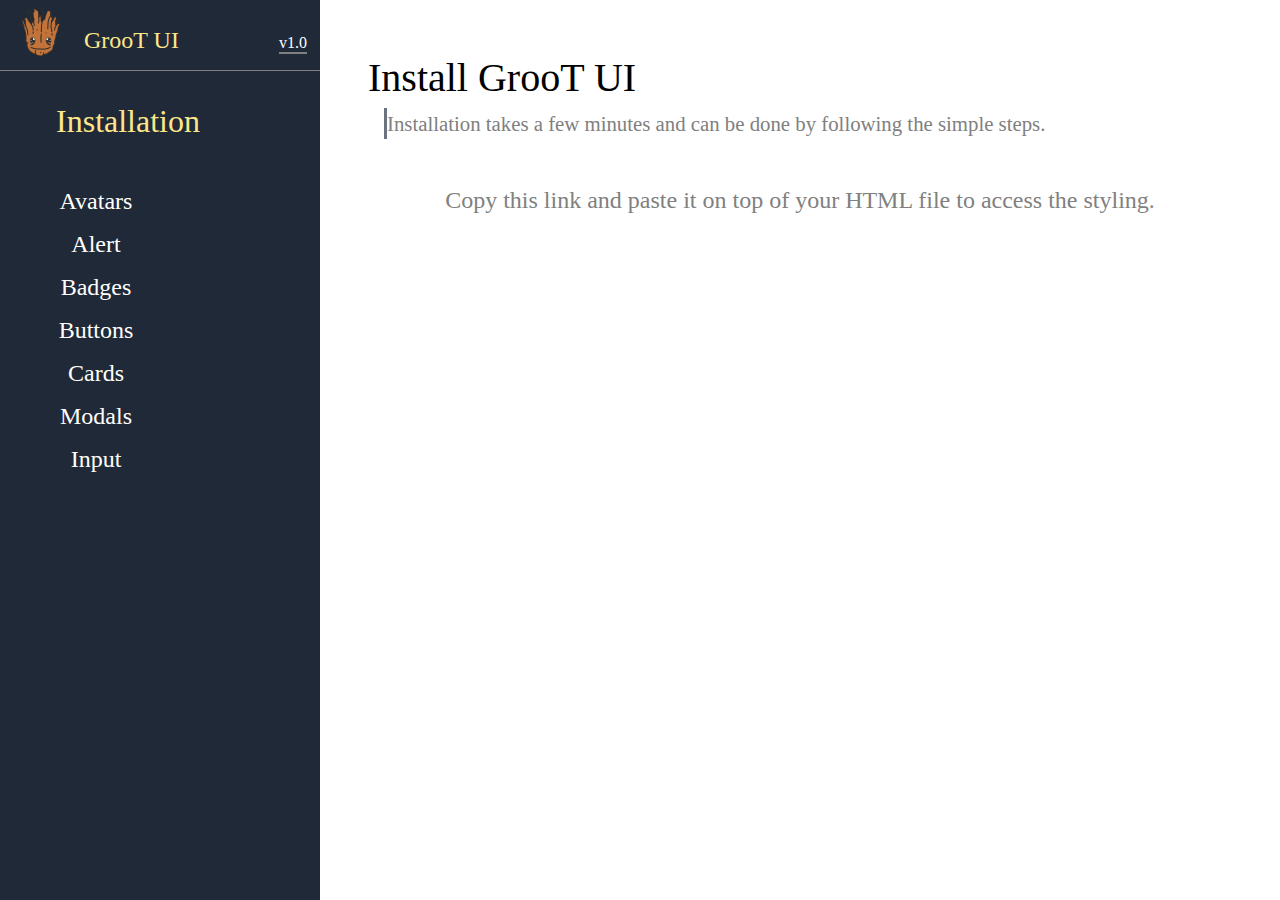
<file: installGroot.html/install.html>
<!DOCTYPE html>
<html lang="en">
<head>
    <meta charset="UTF-8">
    <meta http-equiv="X-UA-Compatible" content="IE=edge">
    <meta name="viewport" content="width=device-width, initial-scale=1.0">
    <link href="/installGroot.html/install.css" rel="stylesheet">
    <title>Install Groot</title>
</head>
<body>
    <div class="groot">
        <div class="groot-container first">
            <nav>
            <img src="/images/groot.png" style="width: 4rem;height: auto; margin: 0 0.5rem "/>
            <span style="display: inline-flex;"><a href="/" class="square">GrooT UI</a></span>
            <div class="version"> v1.0</div>
            </nav>
            <div class="item-container">
                <div class="install-ui"><a href="/installGroot.html/install.html" class="install-text"> Installation </a></div>
                        <a href="/Components/avatar/avatar.html" class="avatar-text ">Avatars</a>
                        <a href="/Components/alert/alert.html" class="avatar-text">Alert</a>
                        <a href="/Components/badges/badges.html" class="avatar-text">Badges</a>
                        <a href="/Components/buttons/button.html" class="avatar-text">Buttons</a>
                        <a href="/Components/card/card.html" class="avatar-text">Cards</a>
                        <a href="/Components/modal/modal.html" class="avatar-text">Modals</a>
                        <a href="/Components/input/input.html" class="avatar-text">Input</a>
                </div>
                </div>
            
        <div class="groot-container second">
            <div class="avatar-container">
                <span style="font-size: 2.5rem;">Install GrooT UI</span><br/>
                <span style=><p style="font-size: 1.3rem; color: grey;border-left: 3px solid #6B7280;margin-left: 1rem;">Installation takes a few minutes and can be done by following the simple steps.</p></span>
            </div>
            <div class="alert">
                <div class="alert-install-box">
                    <span ><p style="margin-bottom: 1rem; color: grey;">Copy this link and paste it on top of your HTML file to access the styling.</p></span>
                    <iframe
                    src="https://carbon.now.sh/embed?bg=rgba%28171%2C+184%2C+195%2C+1%29&t=seti&wt=sharp&l=auto&ds=true&dsyoff=20px&dsblur=68px&wc=true&wa=true&pv=0px&ph=0px&ln=false&fl=1&fm=Hack&fs=14px&lh=133%25&si=false&es=2x&wm=false&code=%253Clink%2520rel%253D%2522stylesheet%2522%2520href%253D%2522https%253A%252F%252Fui-groot.netlify.app%252FinstallGroot.html%252Finstall.css%2522%253E"
                    style="width: 500px; height: 120px; border:0; transform: scale(1); overflow:hidden;"
                    sandbox="allow-scripts allow-same-origin">
                    </iframe>
                </div>
            </div>
        </div>

    </div>
</body>
</html>
</file>
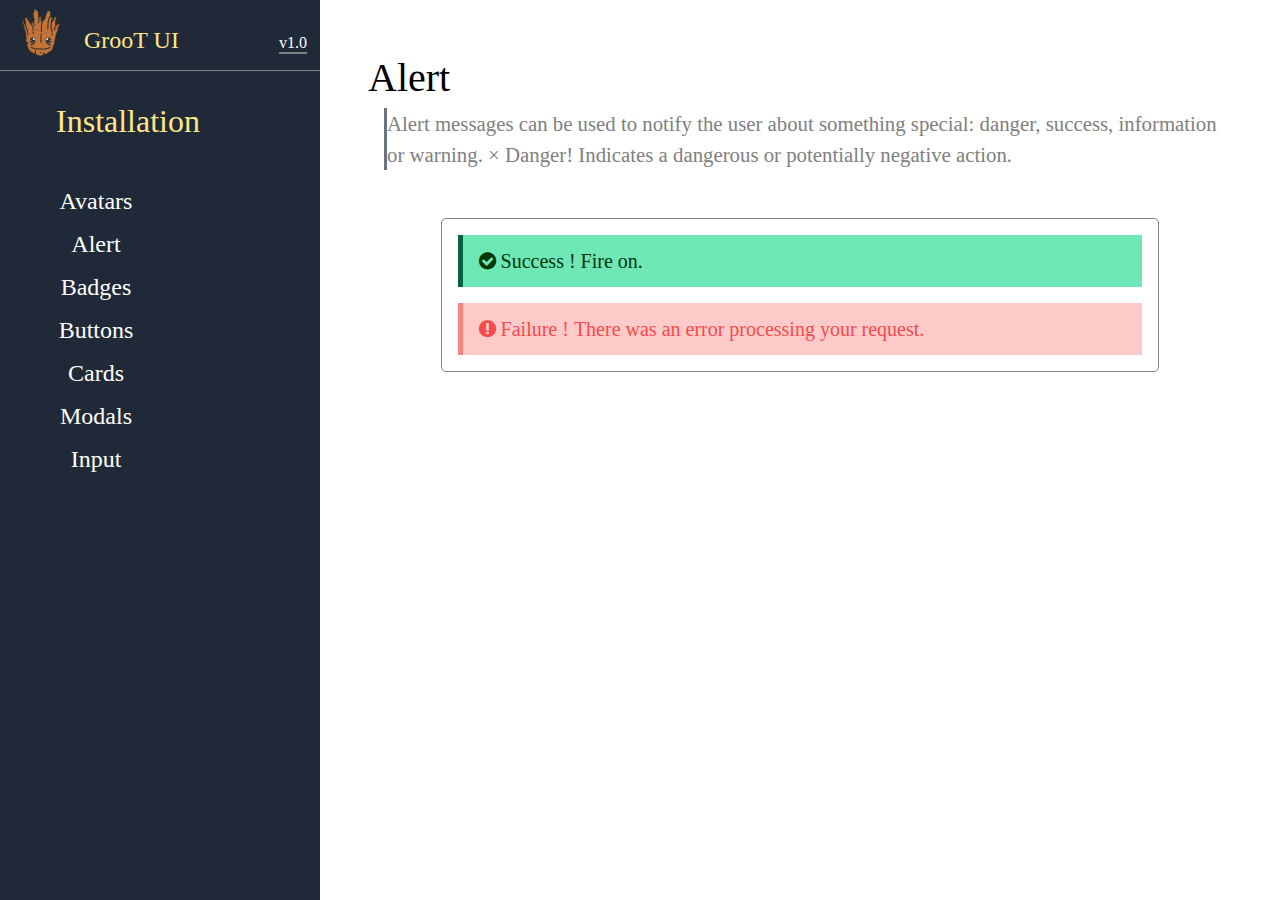
<file: Components/alert/alert.html>
<!DOCTYPE html>
<html lang="en">
<head>
    <meta charset="UTF-8">
    <meta http-equiv="X-UA-Compatible" content="IE=edge">
    <meta name="viewport" content="width=device-width, initial-scale=1.0">
    <link href="/installGroot.html/install.css" rel="stylesheet">
    <link rel="stylesheet" href="https://cdnjs.cloudflare.com/ajax/libs/font-awesome/4.7.0/css/font-awesome.min.css">
    <title>Alert</title>
</head>
<body>
    <div class="groot">
        <div class="groot-container first">
            <nav>
            <img src="/images/groot.png" style="width: 4rem;height: auto; margin: 0 0.5rem "/>
            <span style="display: inline-flex;"><a href="/" class="square">GrooT UI</a></span>
            <div class="version"> v1.0</div>
            </nav>
            <div class="item-container">
                <div class="install-ui"><a href="/installGroot.html/install.html" class="install-text"> Installation </a></div>
                        <a href="/Components/avatar/avatar.html" class="avatar-text ">Avatars</a>
                        <a href="/Components/alert/alert.html" class="avatar-text">Alert</a>
                        <a href="/Components/badges/badges.html" class="avatar-text">Badges</a>
                        <a href="/Components/buttons/button.html" class="avatar-text">Buttons</a>
                        <a href="/Components/card/card.html" class="avatar-text">Cards</a>
                        <a href="/Components/modal/modal.html" class="avatar-text">Modals</a>
                        <a href="/Components/input/input.html" class="avatar-text">Input</a>
                </div>
            </div>

        <div class=" groot-container second">
            <div class="avatar-container">
                <span style="font-size: 2.5rem;">Alert</span><br/>
                <span style=><p style="font-size: 1.3rem; color: grey;border-left: 3px solid #6B7280;margin-left: 1rem;">Alert messages can be used to notify the user about something special: danger, success, information or warning. × Danger! Indicates a dangerous or potentially negative action.</p></span>
            </div>
            <div class="alert">
                <div class="alert-box">
                    <div class="alert alert-success">
                    <i class="fa fa-check-circle"> Success ! Fire on. </i>
                    </div>
                    <div class="alert alert-failure">
                    <i class="fa fa-exclamation-circle"> Failure ! There was an error processing your request. </i>
                    </div>
                </div>
        </div>
        <div class="alert-code">
            <iframe
            src="https://carbon.now.sh/embed?bg=rgba%28171%2C+184%2C+195%2C+1%29&t=seti&wt=sharp&l=auto&ds=true&dsyoff=20px&dsblur=68px&wc=true&wa=true&pv=0px&ph=0px&ln=false&fl=1&fm=Hack&fs=14px&lh=133%25&si=false&es=2x&wm=false&code=%2509%2509%2509%2509%2520%2520%253Cdiv%2520class%253D%2522alert%2520alert-success%2522%253E%250A%2520%2520%2520%2520%2520%2520%2520%2520%2520%2520%2520%2520%2520%2520%2520%2520%2520%2520%2520%2520%253Ci%2520class%253D%2522fa%2520fa-check-circle%2522%253E%2520Success%2520%21%2520%250A%2509%2509%2509%2509%2509Fire%2520on.%253C%252Fi%253E%250A%2520%2520%2520%2520%2520%2520%2520%2520%2520%2520%2520%2520%2520%2520%2520%2520%2520%2520%253C%252Fdiv%253E%250A%2520%2520%2520%2520%2520%2520%2520%2520%2520%2520%2520%2520%2520%2520%2520%2520%2520%2520%250A%2509%2509%2509%2509%2520%2520%253Cdiv%2520class%253D%2522alert%2520alert-failure%2522%253E%250A%2520%2520%2520%2520%2520%2520%2520%2520%2520%2520%2520%2520%2520%2520%2520%2520%2520%2520%2520%2520%253Ci%2520class%253D%2522fa%2520fa-exclamation-circle%2522%253E%2520Failure%2520%21%2520%250A%2509%2509%2509%2509%2509There%2520was%2520an%2520error%2520processing%2520your%2520request.%253C%252Fi%253E%250A%2520%2520%2520%2520%2520%2520%2520%2520%2520%2520%2520%2520%2520%2520%2520%2509%2520%2520%253C%252Fdiv%253E"
            style="width: 603px; height: 235px; border:0; transform: scale(1); overflow:hidden;"
            sandbox="allow-scripts allow-same-origin">
            </iframe>
        </div>
    </div>
    </div>
</body>
</html>



<!-- comment -->
</file>
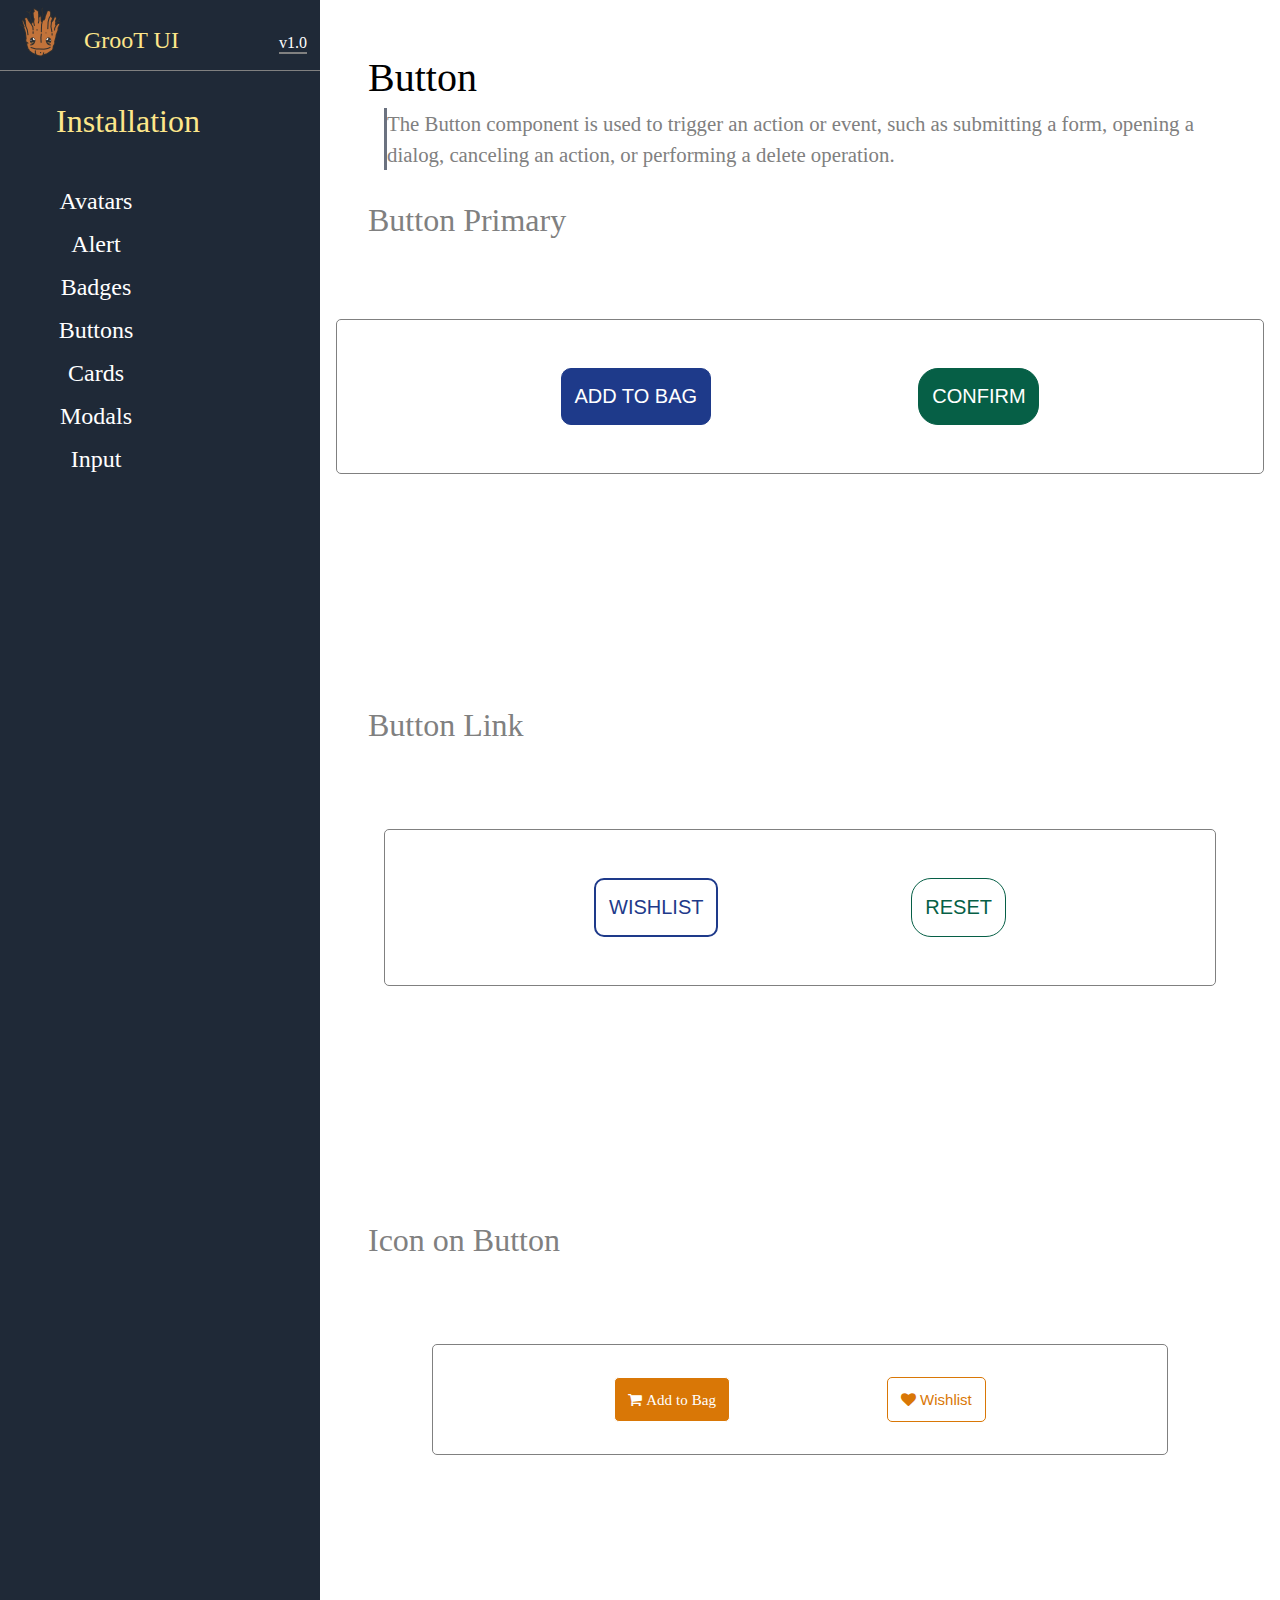
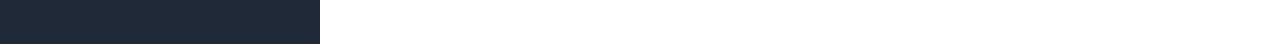
<file: Components/buttons/button.html>
<!DOCTYPE html>
<html lang="en">
<head>
    <meta charset="UTF-8">
    <meta http-equiv="X-UA-Compatible" content="IE=edge">
    <meta name="viewport" content="width=device-width, initial-scale=1.0">
    <link rel="stylesheet" href="/installGroot.html/install.css">
    <link rel="stylesheet" href="https://cdnjs.cloudflare.com/ajax/libs/font-awesome/4.7.0/css/font-awesome.min.css">
    <title>Buttons</title>
</head>
<body>
    <div class="groot">
        <div class="groot-container first">
            <nav>
            <img src="/images/groot.png" style="width: 4rem;height: auto; margin: 0 0.5rem "/>
            <span style="display: inline-flex;"><a href="/" class="square">GrooT UI</a></span>
            <div class="version"> v1.0</div>
            </nav>
            <div class="item-container">
                <div class="install-ui"><a href="/installGroot.html/install.html" class="install-text"> Installation </a></div>
                        <a href="/Components/avatar/avatar.html" class="avatar-text ">Avatars</a>
                        <a href="/Components/alert/alert.html" class="avatar-text">Alert</a>
                        <a href="/Components/badges/badges.html" class="avatar-text">Badges</a>
                        <a href="/Components/buttons/button.html" class="avatar-text">Buttons</a>
                        <a href="/Components/card/card.html" class="avatar-text">Cards</a>
                        <a href="/Components/modal/modal.html" class="avatar-text">Modals</a>
                        <a href="/Components/input/" class="avatar-text">Input</a>
                </div>
                </div>
        <div class="groot-container second">
            <div class="avatar-container">
                <span style="font-size: 2.5rem;">Button</span><br/>
                <span style=><p style="font-size: 1.3rem; color: grey;border-left: 3px solid #6B7280;margin-left: 1rem;">The Button component is used to trigger an action or event, such as submitting a form, opening a dialog, canceling an action, or performing a delete operation.</p></span>
            </div>
            
            <span style="font-size: 2rem; margin-left: 3rem; color: grey;">Button Primary</span><br/>
            <div class="avatar-box">
            <div class="badges">
                <button class="button-first button-first-color"> ADD TO BAG </button>
                <button class="button-third button-third-color"> CONFIRM </button>
            </div>
        </div>
        <div class="badges-code">
            <iframe
            src="https://carbon.now.sh/embed?bg=rgba%28171%2C+184%2C+195%2C+1%29&t=seti&wt=sharp&l=auto&ds=true&dsyoff=20px&dsblur=68px&wc=true&wa=true&pv=0px&ph=0px&ln=false&fl=1&fm=Hack&fs=14px&lh=133%25&si=false&es=2x&wm=false&code=%253Cbutton%2520class%253D%2522button-first%2520button-first-color%2522%253E%2520ADD%2520TO%2520BAG%2520%253C%252Fbutton%253E%250A%250A%253Cbutton%2520class%253D%2522button-third%2520button-third-color%2522%253E%2520CONFIRM%2520%253C%252Fbutton%253E"
            style="width: 620px; height: 127px; border:0; transform: scale(1); overflow:hidden;"
            sandbox="allow-scripts allow-same-origin">
            </iframe>
        </div>
        
        <div class="avatar-container">
            <span style="font-size: 2rem;  color: grey;">Button Link</span><br/>
            <div class="avatar-box">
                <div class="badges icon">
                    <button class="button-second button-second-color"> WISHLIST </button>
                    <button class="button-fourth"> RESET </button>
                </div>
            </div>
            <div class="badges-icon-code">
                <iframe
                src="https://carbon.now.sh/embed?bg=rgba%28171%2C+184%2C+195%2C+1%29&t=seti&wt=sharp&l=auto&ds=true&dsyoff=20px&dsblur=68px&wc=true&wa=true&pv=0px&ph=0px&ln=false&fl=1&fm=Hack&fs=14px&lh=133%25&si=false&es=2x&wm=false&code=%2520%253Cbutton%2520class%253D%2522button-second%2520button-second-color%2522%253E%2520WISHLIST%2520%253C%252Fbutton%253E%250A%2520%250A%253Cbutton%2520class%253D%2522button-fourth%2522%253E%2520RESET%2520%253C%252Fbutton%253E"
                style="width: 690px; height: 127px; border:0; transform: scale(1); overflow:hidden;"
                sandbox="allow-scripts allow-same-origin">
                </iframe>
        </div>

        <div class="avatar-container button">
            <span style="font-size: 2rem;color: grey; margin-left: -3rem;">Icon on Button</span><br/>
            <div class="avatar-box">
                <div class="badges icon">
                    <button class="btn button-primary"><i class="fa fa-shopping-cart fa-cart"> Add to Bag </i></button>
                    <button class=" btn button-secondary"> <i class="fa fa-heart"></i> Wishlist </button>
                </div>
            </div>
            <div class="badges-button-code">
                <iframe
                src="https://carbon.now.sh/embed?bg=rgba%28171%2C+184%2C+195%2C+1%29&t=seti&wt=sharp&l=auto&ds=true&dsyoff=20px&dsblur=68px&wc=true&wa=true&pv=0px&ph=0px&ln=false&fl=1&fm=Hack&fs=14px&lh=133%25&si=false&es=2x&wm=false&code=%2520%253Cbutton%2520class%253D%2522btn%2520button-primary%2522%253E%253Ci%2520class%253D%2522fa%2520fa-shopping-cart%2520fa-cart%2522%253E%2520Add%2520to%2520Bag%2520%253C%252Fi%253E%253C%252Fbutton%253E%250A%2520%250A%2520%253Cbutton%2520class%253D%2522%2520btn%2520button-secondary%2522%253E%2520%253Ci%2520class%253D%2522fa%2520fa-heart%2522%253E%253C%252Fi%253E%2520Wislist%2520%253C%252Fbutton%253E"
                style="width: 700px; height: 150px; border:0; transform: scale(1); overflow:hidden;"
                sandbox="allow-scripts allow-same-origin">
                </iframe>
            </div>
        </div>
    </div>
</body>
</html>
</file>
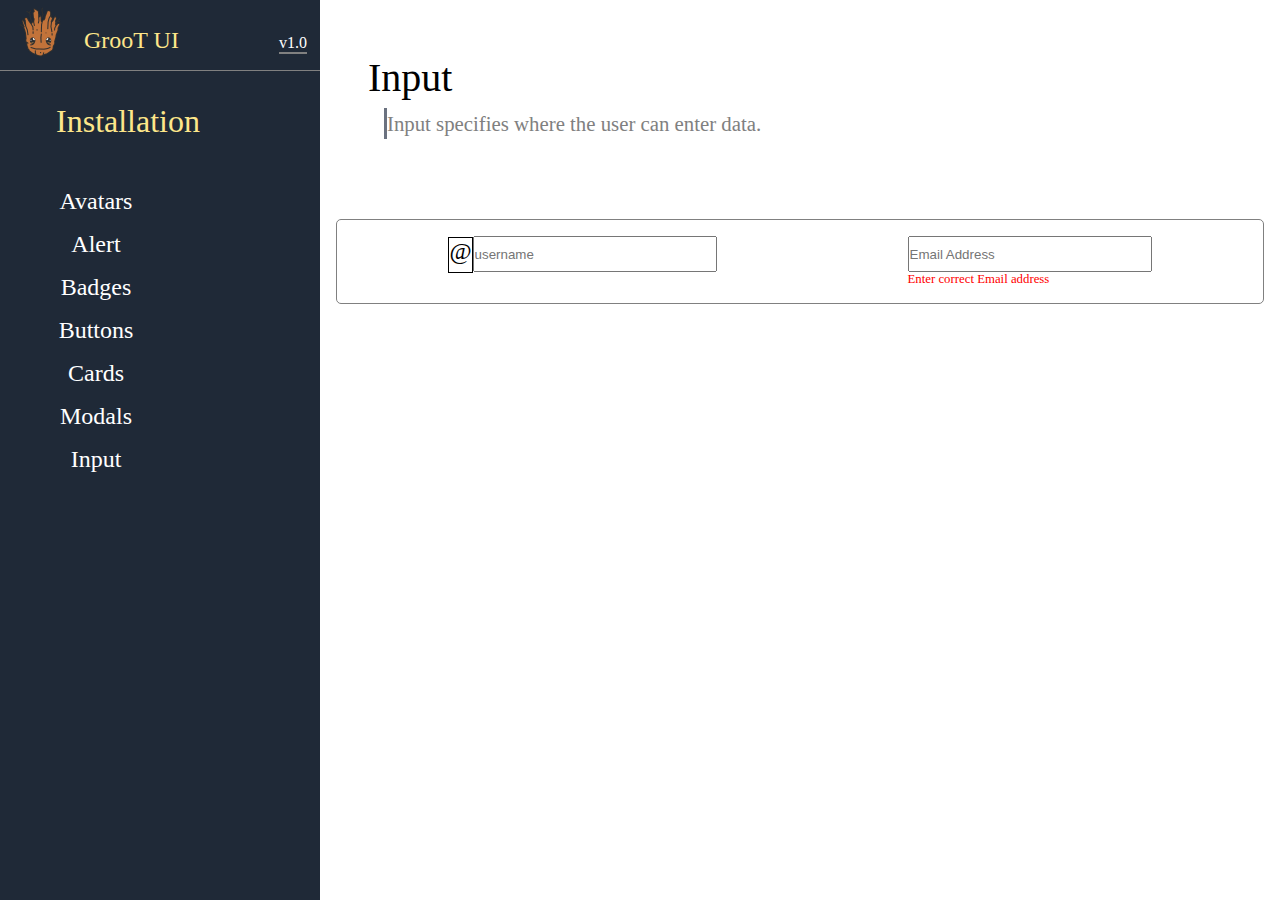
<file: Components/input/input.html>
<!DOCTYPE html>
<html lang="en">
<head>
    <meta charset="UTF-8">
    <meta http-equiv="X-UA-Compatible" content="IE=edge">
    <meta name="viewport" content="width=device-width, initial-scale=1.0">
    <link href="/installGroot.html/install.css" rel="stylesheet">
    <title>Input</title>
</head>
<body>
    <div class="groot">
        <div class="groot-container first">
            <nav>
            <img src="/images/groot.png" style="width: 4rem;height: auto; margin: 0 0.5rem "/>
            <span style="display: inline-flex;"><a href="/" class="square">GrooT UI</a></span>
            <div class="version"> v1.0</div>
            </nav>
            <div class="item-container">
                <div class="install-ui"><a href="/installGroot.html/install.html" class="install-text"> Installation </a></div>
                        <a href="/Components/avatar/avatar.html" class="avatar-text ">Avatars</a>
                        <a href="/Components/alert/alert.html" class="avatar-text">Alert</a>
                        <a href="/Components/badges/badges.html" class="avatar-text">Badges</a>
                        <a href="/Components/buttons/button.html" class="avatar-text">Buttons</a>
                        <a href="/Components/card/card.html" class="avatar-text">Cards</a>
                        <a href="/Components/modal/modal.html" class="avatar-text">Modals</a>
                        <a href="/Components/input/input.html" class="avatar-text">Input</a>
                </div>
                </div>
        <div class="groot-container second">
            <div class="avatar-container">
                <span style="font-size: 2.5rem;">Input</span><br/>
                <span style=><p style="font-size: 1.3rem; color: grey;border-left: 3px solid #6B7280;margin-left: 1rem;">Input specifies where the user can enter data.</p></span>
            </div>
            <div class="avatar-box">
            <div class="avatars">
                <span><span class="input-btn">@</span><input type="text" class="input" placeholder="username"/></span><br/>
                <span><input class="input" placeholder="Email Address"/><br/>
                    <p style="font-size: 0.8rem;color: red;">Enter correct Email address</p>
                </span>
            </div>
        </div>
        <div class="avatar-code">
            <iframe
            src="https://carbon.now.sh/embed?bg=rgba%28171%2C+184%2C+195%2C+1%29&t=seti&wt=sharp&l=auto&ds=true&dsyoff=20px&dsblur=68px&wc=true&wa=true&pv=0px&ph=0px&ln=false&fl=1&fm=Hack&fs=14px&lh=133%25&si=false&es=2x&wm=false&code=%253Cinput%2520type%253D%2522text%2522%2520class%253D%2522input%2522%2520placeholder%253D%2522Input%2520field%2522%252F%253E%250A%2520%2520%2520%2520%2520%2520%2520%2520%2520"
            style="width: 544px; height: 109px; border:0; transform: scale(1); overflow:hidden;"
            sandbox="allow-scripts allow-same-origin">
          </iframe>
          <iframe
        src="https://carbon.now.sh/embed?bg=rgba%28171%2C+184%2C+195%2C+1%29&t=seti&wt=sharp&l=auto&ds=true&dsyoff=20px&dsblur=68px&wc=true&wa=true&pv=0px&ph=0px&ln=false&fl=1&fm=Hack&fs=14px&lh=133%25&si=false&es=2x&wm=false&code=%253Cspan%253E%250A%253Cinput%2520class%253D%2522input%2522%2520placeholder%253D%2522Email%2520Address%2522%252F%253E%253Cbr%252F%253E%250A%2520%253Cp%2520style%253D%2522font-size%253A%25200.8rem%253Bcolor%253A%2520red%253B%2522%253EEnter%2520%250A%2520correct%2520Email%2520address%253C%252Fp%253E%250A%253C%252Fspan%253E"
        style="width: 550px; height: 163px; border:0; transform: scale(1); overflow:hidden;"
        sandbox="allow-scripts allow-same-origin">
        </iframe>
        </div>
        </div>
    </div>
</body>
</html>
</file>
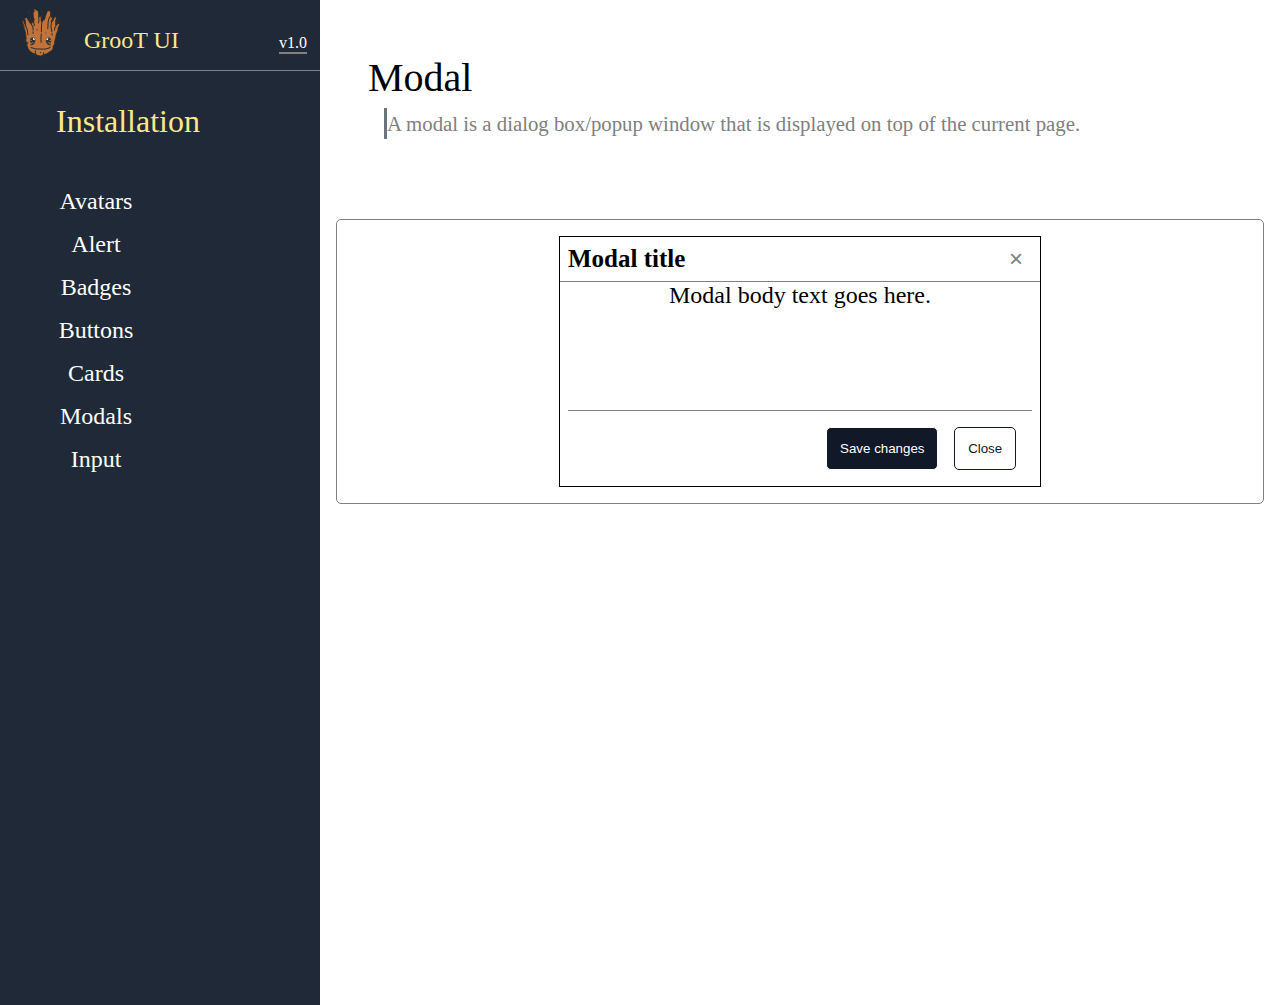
<file: Components/modal/modal.html>
<!DOCTYPE html>
<html lang="en">
<head>
    <meta charset="UTF-8">
    <meta http-equiv="X-UA-Compatible" content="IE=edge">
    <meta name="viewport" content="width=device-width, initial-scale=1.0">
    <link rel="stylesheet" href="/installGroot.html/install.css">
    <title>Modal</title>
</head>
<body>
    <div class="groot">
        <div class="groot-container first">
            <nav>
            <img src="/images/groot.png" style="width: 4rem;height: auto; margin: 0 0.5rem "/>
            <span style="display: inline-flex;"><a href="/" class="square">GrooT UI</a></span>
            <div class="version"> v1.0</div>
            </nav>
            <div class="item-container">
                <div class="install-ui"><a href="/installGroot.html/install.html" class="install-text"> Installation </a></div>
                        <a href="/Components/avatar/avatar.html" class="avatar-text ">Avatars</a>
                        <a href="/Components/alert/alert.html" class="avatar-text">Alert</a>
                        <a href="/Components/buttons/button.html" class="avatar-text">Badges</a>
                        <a href="/Components/badges/badges.html" class="avatar-text">Buttons</a>
                        <a href="/Components/buttons/button.html" class="avatar-text">Cards</a>
                        <a href="/Components/modal/modal.html" class="avatar-text">Modals</a>
                        <a href="/Components/input/input.html" class="avatar-text">Input</a>
                </div>
                </div>
        <div class="groot-container second">
            <div class="avatar-container">
                <span style="font-size: 2.5rem;">Modal</span><br/>
                <span style=><p style="font-size: 1.3rem; color: grey;border-left: 3px solid #6B7280;margin-left: 1rem;">A modal is a dialog box/popup window that is displayed on top of the current page.</p></span>
            </div>
            <div class="avatar-box">
            <div class="avatars">
                <div class="modal" tabindex="-1" role="dialog">
                    <div class="modal-dialog" role="document">
                      <div class="modal-content">
                        <div class="modal-header">
                          <h5 class="modal-title">Modal title</h5>
                          <button type="button" class="close" data-dismiss="modal" aria-label="Close">
                            <span aria-hidden="true">&times;</span>
                          </button>
                        </div>
                        <div class="modal-body">
                          <p>Modal body text goes here.</p>
                        </div>
                        <div class="modal-footer">
                          <button type="button" class="btn btn-primary">Save changes</button>
                          <button type="button" class="btn btn-secondary" data-dismiss="modal">Close</button>
                        </div>
                      </div>
                    </div>
                  </div>
            </div>
        </div>
        <div class="avatar-modal-code">
            <iframe
            src="https://carbon.now.sh/embed?bg=rgba%28171%2C+184%2C+195%2C+1%29&t=seti&wt=sharp&l=auto&ds=true&dsyoff=20px&dsblur=68px&wc=true&wa=true&pv=0px&ph=0px&ln=false&fl=1&fm=Hack&fs=14px&lh=133%25&si=false&es=2x&wm=false&code=%253Cdiv%2520class%253D%2522modal%2522%2520tabindex%253D%2522-1%2522%2520role%253D%2522dialog%2522%253E%250A%2520%2520%2520%2520%2520%2520%2520%2520%253Cdiv%2520class%253D%2522modal-dialog%2522%2520role%253D%2522document%2522%253E%250A%2520%2520%2520%2520%2520%2520%2520%2520%2520%2520%253Cdiv%2520class%253D%2522modal-content%2522%253E%250A%2520%2520%2520%2520%2520%2520%2520%2520%2520%2520%2520%2520%253Cdiv%2520class%253D%2522modal-header%2522%253E%250A%2520%2520%2520%2520%2520%2520%2520%2520%2520%2520%2520%2520%2520%2520%253Ch5%2520class%253D%2522modal-title%2522%253EModal%2520title%253C%252Fh5%253E%250A%2520%2520%2520%2520%2520%2520%2520%2520%2520%2520%2520%2520%2520%2520%253Cbutton%2520type%253D%2522button%2522%2520class%253D%2522close%2522%2520data-dismiss%253D%2522modal%2522%2520aria-label%253D%2522Close%2522%253E%250A%2520%2520%2520%2520%2520%2520%2520%2520%2520%2520%2520%2520%2520%2520%2520%2520%253Cspan%2520aria-hidden%253D%2522true%2522%253E%2526times%253B%253C%252Fspan%253E%250A%2520%2520%2520%2520%2520%2520%2520%2520%2520%2520%2520%2520%2520%2520%253C%252Fbutton%253E%250A%2520%2520%2520%2520%2520%2520%2520%2520%2520%2520%2520%2520%253C%252Fdiv%253E%250A%2520%2520%2520%2520%2520%2520%2520%2520%2520%2520%2520%2520%253Cdiv%2520class%253D%2522modal-body%2522%253E%250A%2520%2520%2520%2520%2520%2520%2520%2520%2520%2520%2520%2520%2520%2520%253Cp%253EModal%2520body%2520text%2520goes%2520here.%253C%252Fp%253E%250A%2520%2520%2520%2520%2520%2520%2520%2520%2520%2520%2520%2520%253C%252Fdiv%253E%250A%2520%2520%2520%2520%2520%2520%2520%2520%2520%2520%2520%2520%253Cdiv%2520class%253D%2522modal-footer%2522%253E%250A%2520%2520%2520%2520%2520%2520%2520%2520%2520%2520%2520%2520%2520%2520%253Cbutton%2520type%253D%2522button%2522%2520class%253D%2522btn%2520btn-primary%2522%253ESave%2520changes%253C%252Fbutton%253E%250A%2520%2520%2520%2520%2520%2520%2520%2520%2520%2520%2520%2520%2520%2520%253Cbutton%2520type%253D%2522button%2522%2520class%253D%2522btn%2520btn-secondary%2522%2520data-dismiss%253D%2522modal%2522%253EClose%253C%252Fbutton%253E%250A%2520%2520%2520%2520%2520%2520%2520%2520%2520%2520%2520%2520%253C%252Fdiv%253E%250A%2520%2520%2520%2520%2520%2520%2520%2520%2520%2520%253C%252Fdiv%253E%250A%2520%2520%2520%2520%2520%2520%2520%2520%253C%252Fdiv%253E%250A%2520%2520%2520%2520%2520%2520%253C%252Fdiv%253E%250A%2520%2520%2520%2520%2520%2520%2520%2520%2520"
            style="width: 856px; height: 433px; border:0; transform: scale(1); overflow:hidden;"
            sandbox="allow-scripts allow-same-origin">
          </iframe>
        </div>
        </div>

    </div>
</body>
</html>
</file>
<file: installGroot.html/install.css>
@import url('https://fonts.googleapis.com/css2?family=Montserrat:wght@200&display=swap');
*{
    margin: 0;
    padding: 0;
    font-family: monospace sans-serif;
    /* scroll-behavior: smooth; */
}

.groot{
    display: flex;
    /* min-height: 100vh; */
}

.groot-container{
    min-height: 100vh;
    /* position: fixed; */
    
}

.groot-container nav{
    border-bottom: 1px solid grey;
}
a{
    text-decoration: none;
    color: inherit;
}
.groot-container span{
    font-size: 1.5rem;
    font-weight: 500;
}
.square{
    color: #FDE68A;
    position: relative;
    top: -1rem;
}
.first{
    background:#1F2937;
    width: 25%;
}

.second{
    width: 75%;
}

.version{
    display: inline-block;
    color: white;
    position: relative;
    top: -1rem;
    right: -6em;
    border-bottom: 2px solid grey;
}

.item-container{
    display: flex;
    flex-direction: column;
    align-items: center;
    position: relative;
}
li{
    list-style-type: none;
}
 
.install-ui{
    margin: 1.5rem 0;
    padding: 0.5rem 1rem;
}

.install-text{
    font-size: 2rem;
    margin-left: -4rem;
    color: #FDE68A;
}

.install-text:hover{
    color: white;
}

.avatar-text{
    font-size: 1.5rem;
    font-weight: 500;
    color: white;
    position:relative;
    left: -4rem;
    margin: 1rem 1rem 0 1rem;
}
.ui-ul-padding li{
    margin: 0.8rem;
}

.avatar-text:hover{
    color:#FDE68A;
}

.avatar-container{
    margin: 2rem;
    padding: 1rem 1rem 0 1rem;
    line-height: 1.5;
}

.avatar-container p{
    font-size: 1rem;
    font-weight: 500;
}
.avatar-box{
    margin: 5rem 1rem 0 1rem;
    border: 1px solid grey;
    border-radius: 5px;
}
.avatars{
    display: flex;
    justify-content: space-evenly;
    margin: 1rem;
}

.avatar-sm{
    width: 50px;
    height: 50px;
    border-radius: 100%;
    border: 2px solid black;
}
.avatar-md{
    width: 80px;
    height: 80px;
    border-radius: 100%;
    border: 2px solid black;
}
.avatar-bg{
    width: 120px;
    height: 120px;
    border-radius: 100%;
    border: 2px solid black;
}
.avatar-code{
    margin: 2rem 1rem 0 1rem;
    padding: 1rem 8rem;
}
.alert{
    display: flex;
    flex-direction: column;
    align-items: center;
    margin: 1rem;
    padding: 1rem;
}

.alert-box{
    border: 1px solid grey;
    border-radius: 5px;
    width: 80%;
    height: auto;
    margin: 0 auto;
}
.alert-success{
    display: flex;
    flex-direction: row;
    font-size: 20px;
    border-left: 5px solid #065F46;
    background-color: #6EE7B7;
}
.alert-failure{
    display: flex;
    flex-direction: row;
    font-size: 20px;
    border-left: 5px solid #fa8484;
    background-color :
    #FECACA;
}

.alert-code{
    margin: 2rem 1rem 1rem 2rem;
    padding: 1rem 9rem;
}

.fa-check-circle{
    color: rgb(2, 54, 2);
}

.fa-exclamation-circle{
    color: #f54b4b;
}
.badges{
    display: flex;
    justify-content: space-evenly;
    padding: 2rem;
}

.badge-primary{
    background-color: #D1FAE5;
    color: rgb(1, 36, 1);
    display: inline-block;
    justify-content: center;
    align-items: center;
    text-align: center;
    font-size: 5px;
    box-sizing: border-box;
    border-width: 0;
}

.badge-secondary{
    background-color: #FBCFE8;
    color: #831843;
    display: inline-block;
    justify-content: center;
    align-items: center;
    text-align: center;
    font-size: 5px;
    box-sizing: border-box;
    border-width: 0;
}

.badge-new{
    background-color:#FEF3C7;
    color: #78350F;
    display: inline-block;
    justify-content: center;
    align-items: center;
    text-align: center;
    font-size: 5px;
    box-sizing: border-box;
    border-width: 0;
}

.badges-code{
    margin: 1rem 2rem 2rem 1rem;
    padding: 1rem 8rem;
}


.badge-notification{
    display: flex;
    flex-direction: row;
    justify-content: space-evenly;
    align-items: center;
    /* font-size: 20px; */
    display: inline-flex;
    /* margin: 1rem; */
    padding: 0.3rem;
    border-radius: 5px;
    /* width: 150px;
    height: 50px; */
    /* align-self: flex-end; */
    border: 1px solid blueviolet;
    background-color: #3730A3;
    color: white;
}
.badge-notification-count{
    border: 1px solid black;
    border-radius: 100%;
    color: white;
    background-color: grey;
    /* font-size: 5px; */
    /* width: 15px; */
    padding: 0.2rem 0.3rem; 
    text-align: center;
    display: inline-block;
    margin-left: 0.4rem;
}

.fa-shopping-cart{
    color: black;
}

.badge-icon{
    position: relative;

} 
.badge-icon-count{
    position: absolute;
    top: -30px;
    right: -15px;
    font-size: 1rem;
    color: #9D174D;
    border-radius: 100%;
    padding: 0.2rem 0.3rem;
}

.badges-icon-code{
    margin: 1rem 2rem 2rem 1rem;
    padding: 1rem 5.5rem;
}

.avatar-image-container-second{
    position: relative;
    padding: 0.5rem 0.5rem ;
    display: inline-block;
    text-decoration: none;
    }
.avatar-image-second{
    display: block;
    width: 4rem;
    height: 4rem;
    border-radius: 100%;        
    /* position: relative; */
}

.avatar-image-container{
    position: relative;
    padding: 0.5rem 0.5rem ;
    display: inline-block;
    text-decoration: none;
}
.avatar-image{
    display: block;
   width: 4rem;
    height: 4rem;
    border-radius: 100%;
}

.avatar-icon{
    border: 2px solid white;
    background-color: #065F46;
    padding: 0.5rem 0.5rem;
    border-radius: 100%;
    position: absolute;
    bottom: 5px;
    right: 2px;
    }

.avatar-icon-second{
    border: 2px solid white;
    background-color: #065F46;
    padding: 0.5rem 0.5rem;      
    border-radius: 100%;
    position: absolute;
    bottom: 5px;
    right: 2px;
}

.badges-avatar-code{
    margin: 1rem 1rem;
}

.button-first{
    border-radius: 10px;
    /* border: 1px solid black; */
    cursor: pointer;
    padding:1rem 0.8rem;
    margin: 1rem;
    font-size: 20px;
}
.button-third{
    cursor: pointer;
    border-radius: 20px;
    font-size: 20px;
    padding: 1rem 0.8rem;
    margin: 1rem;
}

.button-first-color{
    background-color: #1E3A8A;
    border: 1px solid #1E3A8A;
    color: white;
}

.button-third-color{
    border: 1px solid #065F46;
    background-color: #065F46;
    color: white;
}

.button-first-color:hover{
    background-color: white;
    color: #1E3A8A;
    border: 2px solid #1E3A8A;
}

.button-second-color{
    border: 2px solid #1E3A8A;
    background-color: white;
    color: #1E3A8A;
}
.button-second-color:hover{
    background-color: #1E3A8A;
    color: white;
}
.button-fourth{
    padding: 1rem 0.8rem;
    border: 1px solid #065F46;
    border-radius: 20px;
    background: white;
    color: #065F46;
    margin: 1rem;
    font-size: 20px;
}

.button-fourth:hover{
    background-color:#065F46;
    color:white;
}

.button-second{
    border-radius: 10px;
    /* border: 1px solid black; */
    cursor: pointer;
    padding:1rem 0.8rem;
    margin: 1rem;
    font-size: 20px;
}


.btn {
    padding: 0.8rem;
    border-radius: 5px;
    cursor: pointer;
}
.button-primary{
    background-color: #D97706;
    color: white;
    border: 1px solid #D97706;
    font-size: 15px;
    font-weight: 200;
    margin-top: 1rem;
    margin-right: 1rem ;
}
.fa-cart{
    color: white;
}
.button-secondary{
    background-color: white;
    color: #D97706;
    border: 1px solid #D97706;
    font-size: 15px;
    font-weight: 500;
    margin-top: 1rem;
    margin-right: 1rem ;
}

.button-secondary:hover{
    background-color: #D97706;
    color: white;
}

.badges-button-code{
    margin: 1rem -1rem -1rem 1rem;
    padding: 1rem -2rem;
}

.card-container{
    /* border: 1px solid black; */
    display: inline-block;
    background-color: white;
    position: relative;
    padding: 1rem;
}

.image-card{
    width: 14rem;
    height: auto;
    object-fit: cover;
}
.card-details{
    bottom: 1rem;
}

.badges-card-code{
    margin: 1rem;
    padding: 1rem 4rem;
}


.input {
    width: 15rem;
    height: 2rem;
}
.input-btn{
   padding-bottom: 0.5rem;
    border: 1px solid black;
}
.modal{
    border: 1px solid black;
    width: 30rem;
    height: auto;
}
.modal-header{
    display: flex;
    align-items: center;
    justify-content: space-between;
    border-bottom: 1px solid grey;
}
.modal-title{
    margin: 0.5rem;
    font-size: 25px;
    font-weight: 600;
}
.close{
    margin: 0 1rem 0;
    background: white;
    border: 1px solid white;
    font-size: 1.5rem;
    color: grey;
    cursor: pointer;
}
.close:hover{
    color: black;
}
.modal-body{
    margin: 0 0.5rem;
    height: 8rem;
    border-bottom: 1px solid grey;
    text-align: center;
    font-size: 1.5rem;
}

.modal-footer{
    display: flex;
    justify-content: flex-end;
    padding: 1rem;
}

.btn{
    margin: 0 0.5rem;
    border: 1px solid;
    font-weight: 400;
}

.btn-primary{
    background: #111827;
    color: white;
}

.btn-secondary{
    border: 1px solid #111827;
    color: #111827;
    background-color: white;
}

.btn-secondary:hover{
    color: white;
    background-color: #111827;
}

.avatar-modal-code{
    margin: 1rem;
    padding: 1rem 2rem;
}
</file>
